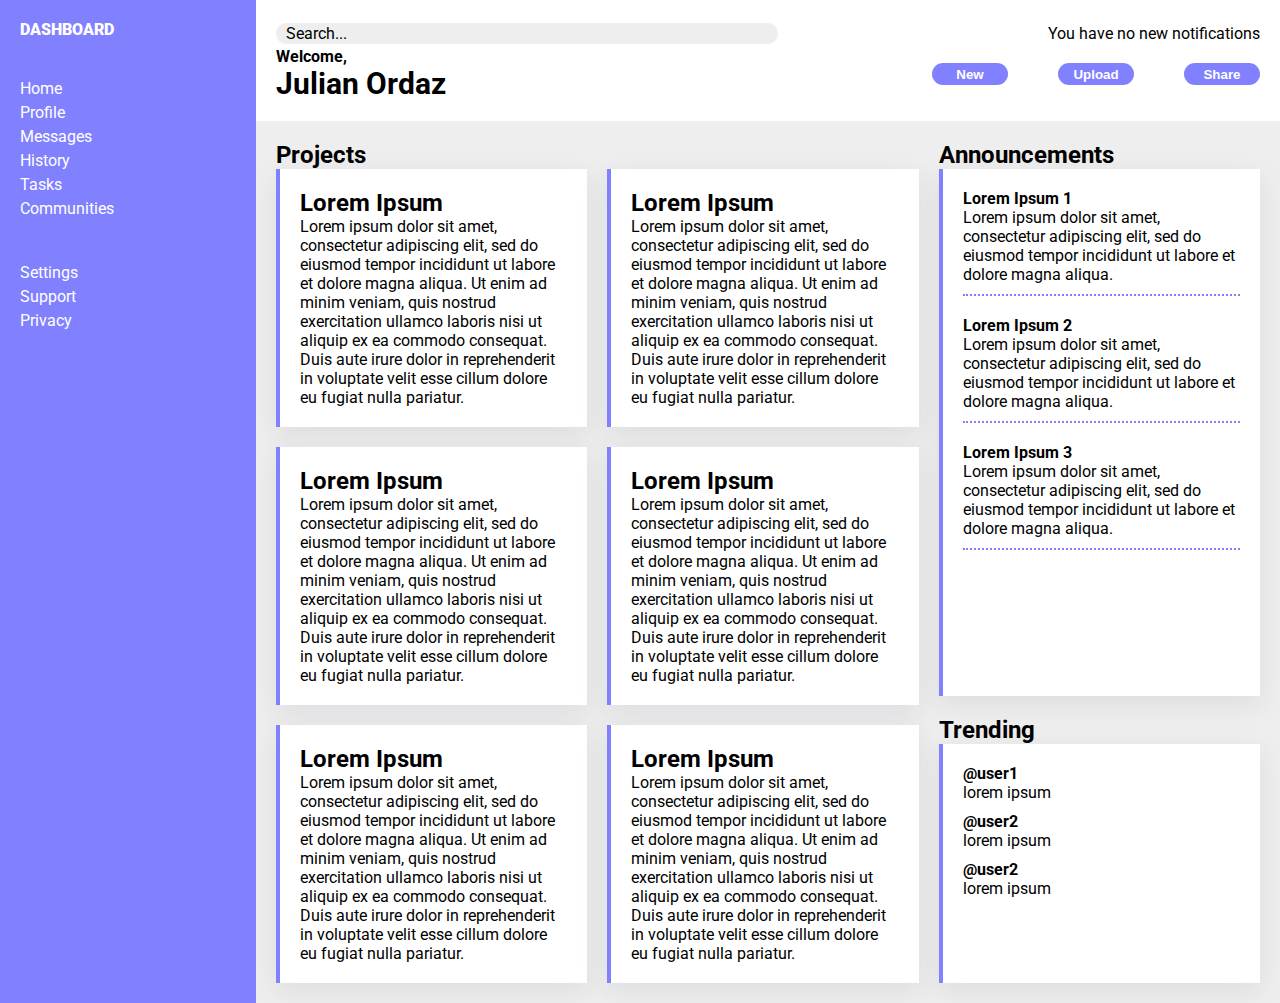
<file: odin-admin-dashboard/index.html>
<!DOCTYPE html>
<html lang="en">
  <head>
    <meta charset="UTF-8" />
    <meta name="viewport" content="width=device-width, initial-scale=1.0" />
    <link rel="stylesheet" href="style.css" />
    <title>Dashboard</title>
  </head>
  <body>
    <header>
      <div class="header-search"><div class="search-bar">Search...</div></div>
      <div class="header-notify">You have no new notifications</div>
      <div class="header-welcome">
        <p>Welcome,</p>
        <p class="name">Julian Ordaz</p>
      </div>
      <div class="header-cta">
        <button>New</button>
        <button>Upload</button>
        <button>Share</button>
      </div>
    </header>
    <nav>
      <div class="nav-logo">DASHBOARD</div>
      <div class="nav-links">
        <ul>
          <li>Home</li>
          <li>Profile</li>
          <li>Messages</li>
          <li>History</li>
          <li>Tasks</li>
          <li>Communities</li>
        </ul>
      </div>
      <div class="nav-sublinks">
        <ul>
          <li>Settings</li>
          <li>Support</li>
          <li>Privacy</li>
        </ul>
      </div>
    </nav>
    <main>
      <div class="project-section">
        <h2>Projects</h2>
        <div class="project-section-container">
          <div class="content-card">
            <h2>Lorem Ipsum</h2>
            <p>
              Lorem ipsum dolor sit amet, consectetur adipiscing elit, sed do
              eiusmod tempor incididunt ut labore et dolore magna aliqua. Ut
              enim ad minim veniam, quis nostrud exercitation ullamco laboris
              nisi ut aliquip ex ea commodo consequat. Duis aute irure dolor in
              reprehenderit in voluptate velit esse cillum dolore eu fugiat
              nulla pariatur.
            </p>
          </div>
          <div class="content-card">
            <h2>Lorem Ipsum</h2>
            <p>
              Lorem ipsum dolor sit amet, consectetur adipiscing elit, sed do
              eiusmod tempor incididunt ut labore et dolore magna aliqua. Ut
              enim ad minim veniam, quis nostrud exercitation ullamco laboris
              nisi ut aliquip ex ea commodo consequat. Duis aute irure dolor in
              reprehenderit in voluptate velit esse cillum dolore eu fugiat
              nulla pariatur.
            </p>
          </div>
          <div class="content-card">
            <h2>Lorem Ipsum</h2>
            <p>
              Lorem ipsum dolor sit amet, consectetur adipiscing elit, sed do
              eiusmod tempor incididunt ut labore et dolore magna aliqua. Ut
              enim ad minim veniam, quis nostrud exercitation ullamco laboris
              nisi ut aliquip ex ea commodo consequat. Duis aute irure dolor in
              reprehenderit in voluptate velit esse cillum dolore eu fugiat
              nulla pariatur.
            </p>
          </div>
          <div class="content-card">
            <h2>Lorem Ipsum</h2>
            <p>
              Lorem ipsum dolor sit amet, consectetur adipiscing elit, sed do
              eiusmod tempor incididunt ut labore et dolore magna aliqua. Ut
              enim ad minim veniam, quis nostrud exercitation ullamco laboris
              nisi ut aliquip ex ea commodo consequat. Duis aute irure dolor in
              reprehenderit in voluptate velit esse cillum dolore eu fugiat
              nulla pariatur.
            </p>
          </div>
          <div class="content-card">
            <h2>Lorem Ipsum</h2>
            <p>
              Lorem ipsum dolor sit amet, consectetur adipiscing elit, sed do
              eiusmod tempor incididunt ut labore et dolore magna aliqua. Ut
              enim ad minim veniam, quis nostrud exercitation ullamco laboris
              nisi ut aliquip ex ea commodo consequat. Duis aute irure dolor in
              reprehenderit in voluptate velit esse cillum dolore eu fugiat
              nulla pariatur.
            </p>
          </div>
          <div class="content-card">
            <h2>Lorem Ipsum</h2>
            <p>
              Lorem ipsum dolor sit amet, consectetur adipiscing elit, sed do
              eiusmod tempor incididunt ut labore et dolore magna aliqua. Ut
              enim ad minim veniam, quis nostrud exercitation ullamco laboris
              nisi ut aliquip ex ea commodo consequat. Duis aute irure dolor in
              reprehenderit in voluptate velit esse cillum dolore eu fugiat
              nulla pariatur.
            </p>
          </div>
        </div>
      </div>
      <div class="announcement-section">
        <h2>Announcements</h2>
        <div class="content-card">
          <div class="announce-item">
            <p>Lorem Ipsum 1</p>
            <p>
              Lorem ipsum dolor sit amet, consectetur adipiscing elit, sed do
              eiusmod tempor incididunt ut labore et dolore magna aliqua.
            </p>
          </div>
          <div class="announce-item">
            <p>Lorem Ipsum 2</p>
            <p>
              Lorem ipsum dolor sit amet, consectetur adipiscing elit, sed do
              eiusmod tempor incididunt ut labore et dolore magna aliqua.
            </p>
          </div>
          <div class="announce-item">
            <p>Lorem Ipsum 3</p>
            <p>
              Lorem ipsum dolor sit amet, consectetur adipiscing elit, sed do
              eiusmod tempor incididunt ut labore et dolore magna aliqua.
            </p>
          </div>
        </div>
      </div>
      <div class="trending-section">
        <h2>Trending</h2>
        <div class="content-card">
          <div class="trending-item">
            <p>@user1</p>
            <p>lorem ipsum</p>
          </div>
          <div class="trending-item">
            <p>@user2</p>
            <p>lorem ipsum</p>
          </div>
          <div class="trending-item">
            <p>@user2</p>
            <p>lorem ipsum</p>
          </div>
        </div>
      </div>
    </main>
  </body>
</html>
</file>
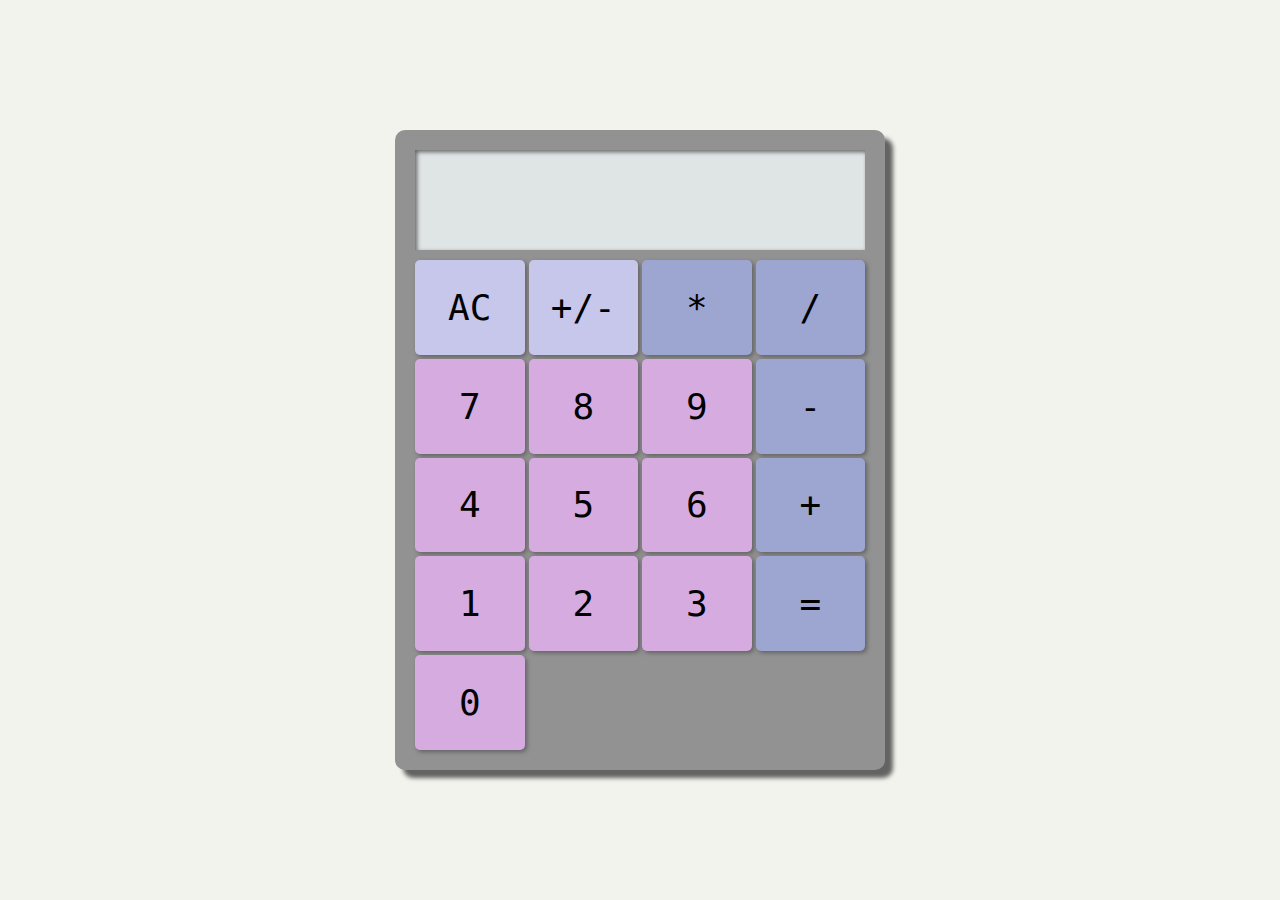
<file: odin-calculator/index.html>
<!DOCTYPE html>
<html lang="en">
<head>
    <meta charset="UTF-8">
    <meta name="viewport" content="width=device-width, initial-scale=1.0">
    <link rel="stylesheet" href="./style.css"></link> 
    <script src="./script.js" defer></script>
    <title>Calculator</title>
</head>
<body>
    <div class="calc-container">
        <div class="calc-container-screen"></div>
        <div class="calc-container-interact">
            <button id="clearButton">AC</button>
            <button id="signButton">+/-</button>
            <button class="operator">*</button>
            <button class="operator">/</button>
            <button class="operand">7</button>
            <button class="operand">8</button>
            <button class="operand">9</button>
            <button class="operator">-</button>
            <button class="operand">4</button>
            <button class="operand">5</button>
            <button class="operand">6</button>
            <button class="operator">+</button>
            <button class="operand">1</button>
            <button class="operand">2</button>
            <button class="operand">3</button>
            <button class="operator">=</button>
            <button class="operand">0</button>
        </div>
    </div>

</body>
</html>
</file>
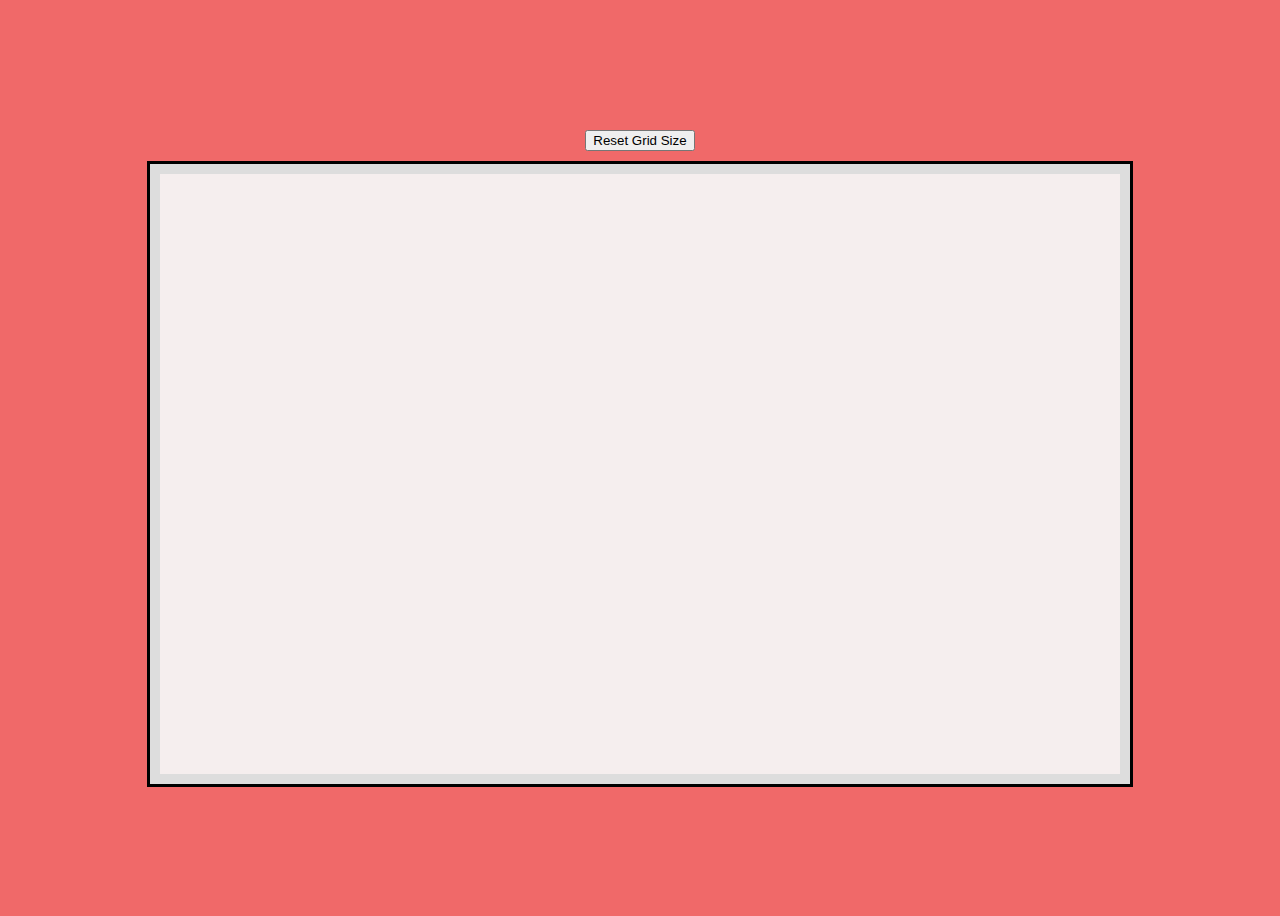
<file: odin-etch-a-sketch/index.html>
<!DOCTYPE html>
<html lang="en">
  <head>
    <meta charset="UTF-8" />
    <meta name="viewport" content="width=device-width, initial-scale=1.0" />
    <title>Etch-a-Sketch</title>
    <script src="./script.js" async></script>
    <link rel="stylesheet" href="./style.css"></link>
  </head>
  <body>
    <button id="resetButton">Reset Grid Size</button>
    <div class="container">
    </div>
  </body>
</html>
</file>
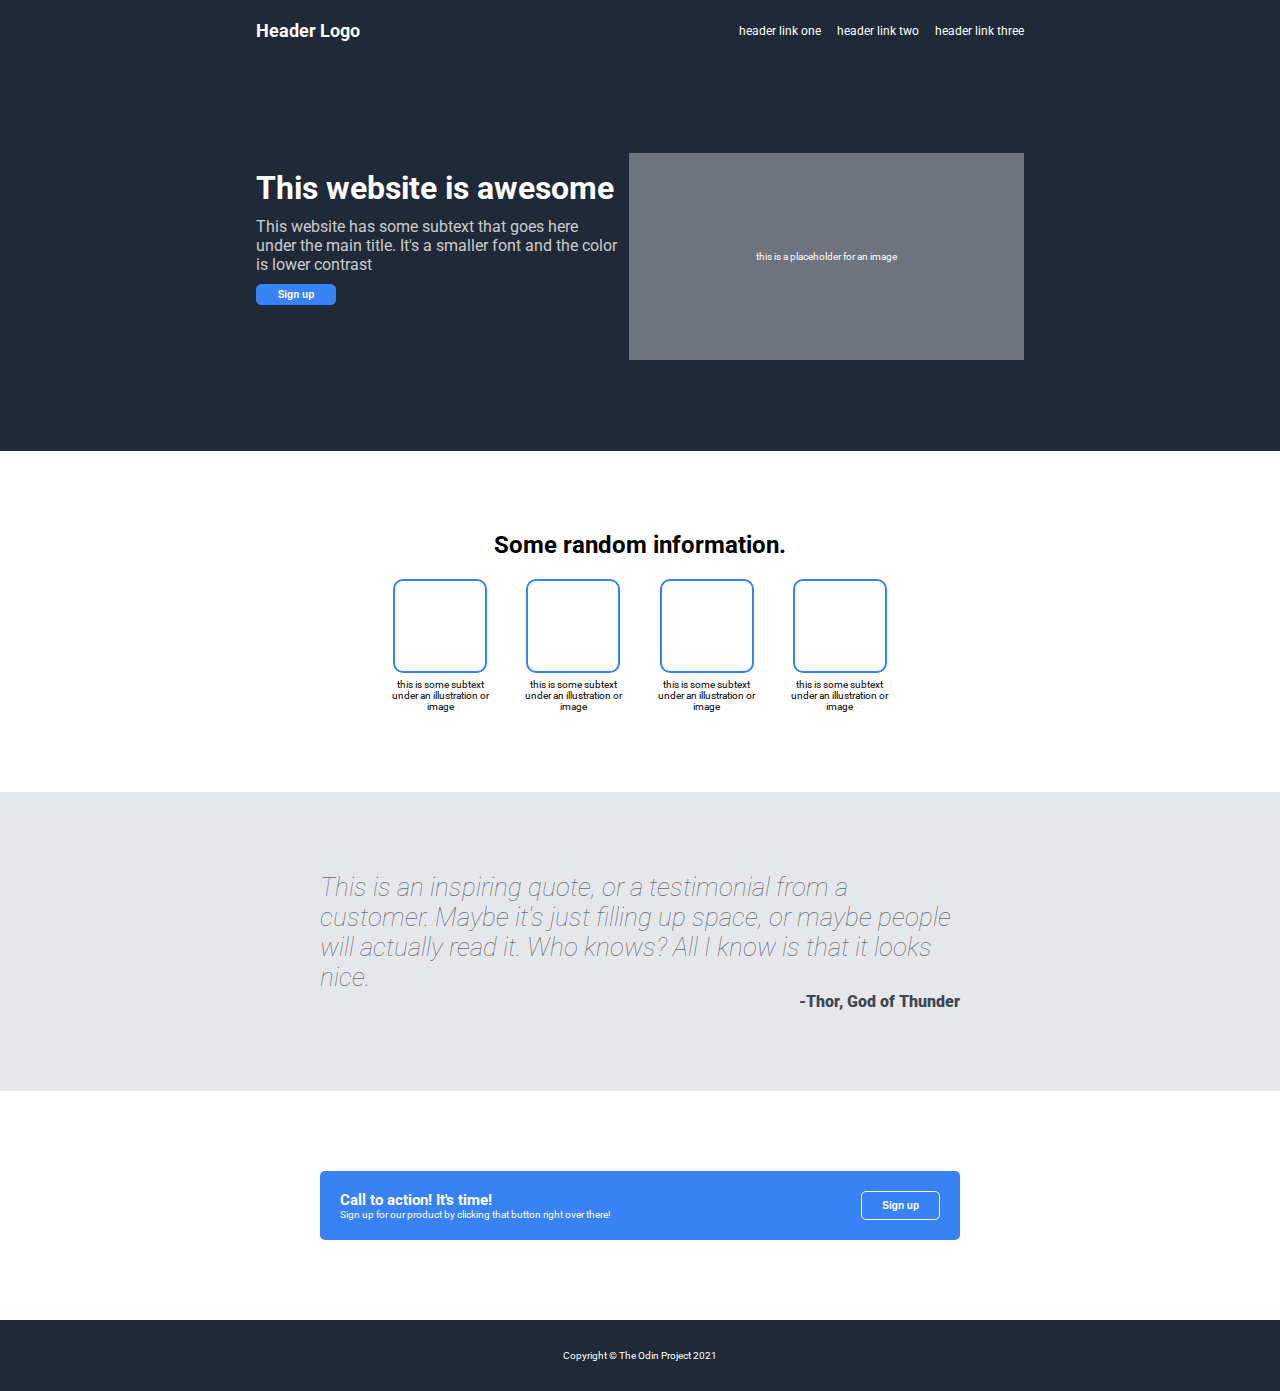
<file: odin-landing-page/index.html>
<!DOCTYPE html>
<html lang="en">
  <head>
    <meta charset="UTF-8" />
    <meta name="viewport" content="width=device-width, initial-scale=1.0" />
    <link rel="stylesheet" href="style.css" />
    <title>Document</title>
  </head>
  <body>
    <div class="header">
      <div class="header-logo">Header Logo</div>
      <ul>
        <li><a href="google.com">header link one</a></li>
        <li><a href="google.com">header link two</a></li>
        <li><a href="google.com">header link three</a></li>
      </ul>
    </div>
    <div class="hero-section">
      <div class="hero-section-text">
        <h1>This website is awesome</h1>
        <p>
          This website has some subtext that goes here under the main title.
          It's a smaller font and the color is lower contrast
        </p>
        <button>Sign up</button>
      </div>
      <div class="hero-section-image">this is a placeholder for an image</div>
    </div>
    <div class="info-section">
      <h2>Some random information.</h2>
      <div class="info-card-container">
        <div class="info-card">
          <div class="info-card-image"></div>
          <p>this is some subtext under an illustration or image</p>
        </div>
        <div class="info-card">
          <div class="info-card-image"></div>
          <p>this is some subtext under an illustration or image</p>
        </div>
        <div class="info-card">
          <div class="info-card-image"></div>
          <p>this is some subtext under an illustration or image</p>
        </div>
        <div class="info-card">
          <div class="info-card-image"></div>
          <p>this is some subtext under an illustration or image</p>
        </div>
      </div>
    </div>
    <div class="quote-section">
      <p class="quote">
        This is an inspiring quote, or a testimonial from a customer. Maybe it's
        just filling up space, or maybe people will actually read it. Who knows?
        All I know is that it looks nice.
      </p>
      <p class="quote-author">-Thor, God of Thunder</p>
    </div>
    <div class="cta-section">
      <div class="cta-card">
        <div class="cta-card-text">
          <h2>Call to action! It's time!</h2>
          <p>
            Sign up for our product by clicking that button right over there!
          </p>
        </div>
        <button>Sign up</button>
      </div>
    </div>
    <div class="footer">Copyright © The Odin Project 2021</div>
  </body>
</html>
</file>
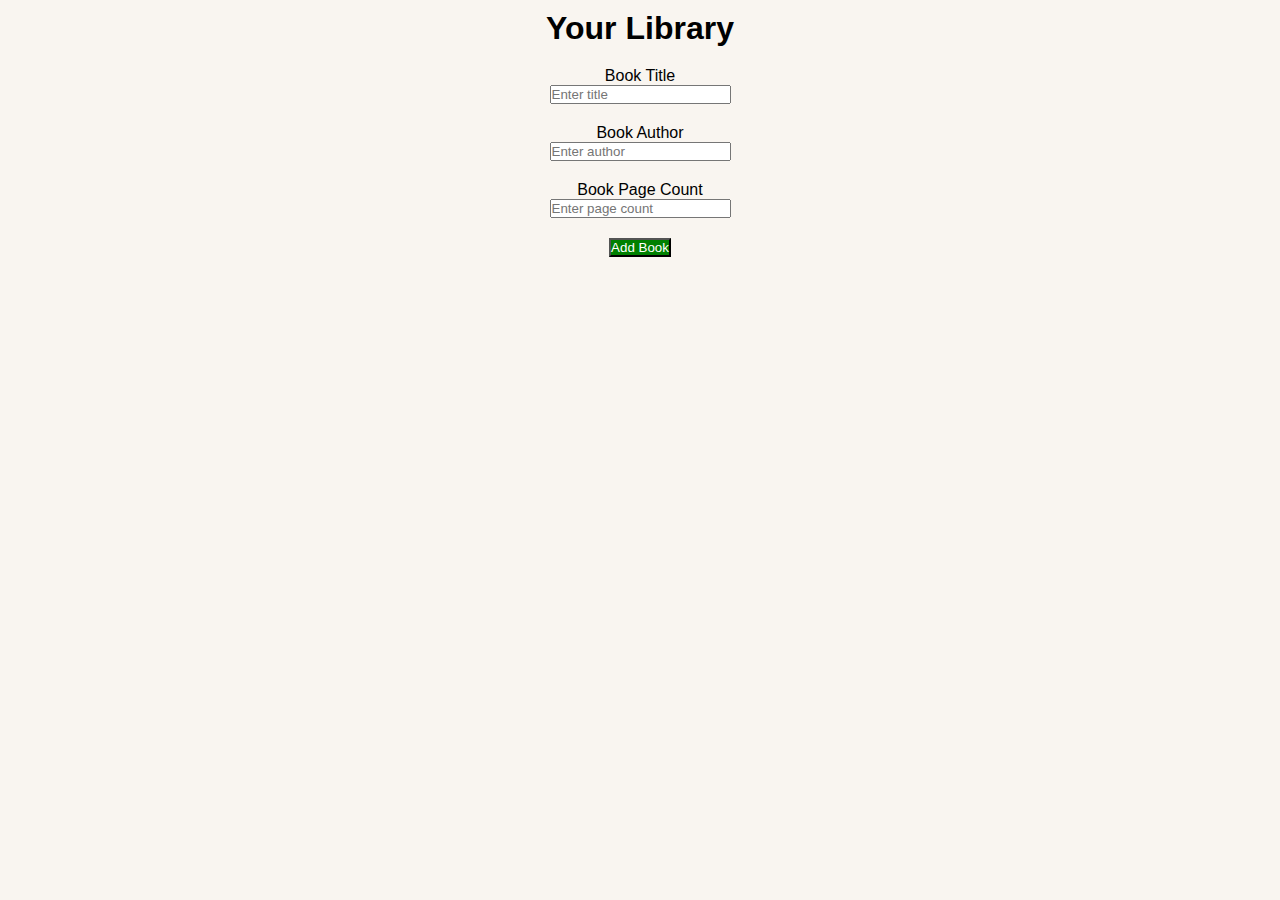
<file: odin-library/index.html>
<!DOCTYPE html>
<html lang="en">
  <head>
    <meta charset="UTF-8" />
    <meta name="viewport" content="width=device-width, initial-scale=1.0" />
    <link rel="stylesheet" href="style.css" />
    <script src="script.js" defer></script>
    <title>Library</title>
  </head>
  <body>
    <h1>Your Library</h1>
    <form>
      <label for="title">Book Title</label>
      <input type="text" id="title" placeholder="Enter title" />
      <label for="title">Book Author</label>
      <input type="text" id="author" placeholder="Enter author" />
      <label for="title">Book Page Count</label>
      <input type="text" id="pages" placeholder="Enter page count" />
      <button class="submit-button">Add Book</button>
    </form>
    <section></section>
  </body>
</html>
</file>
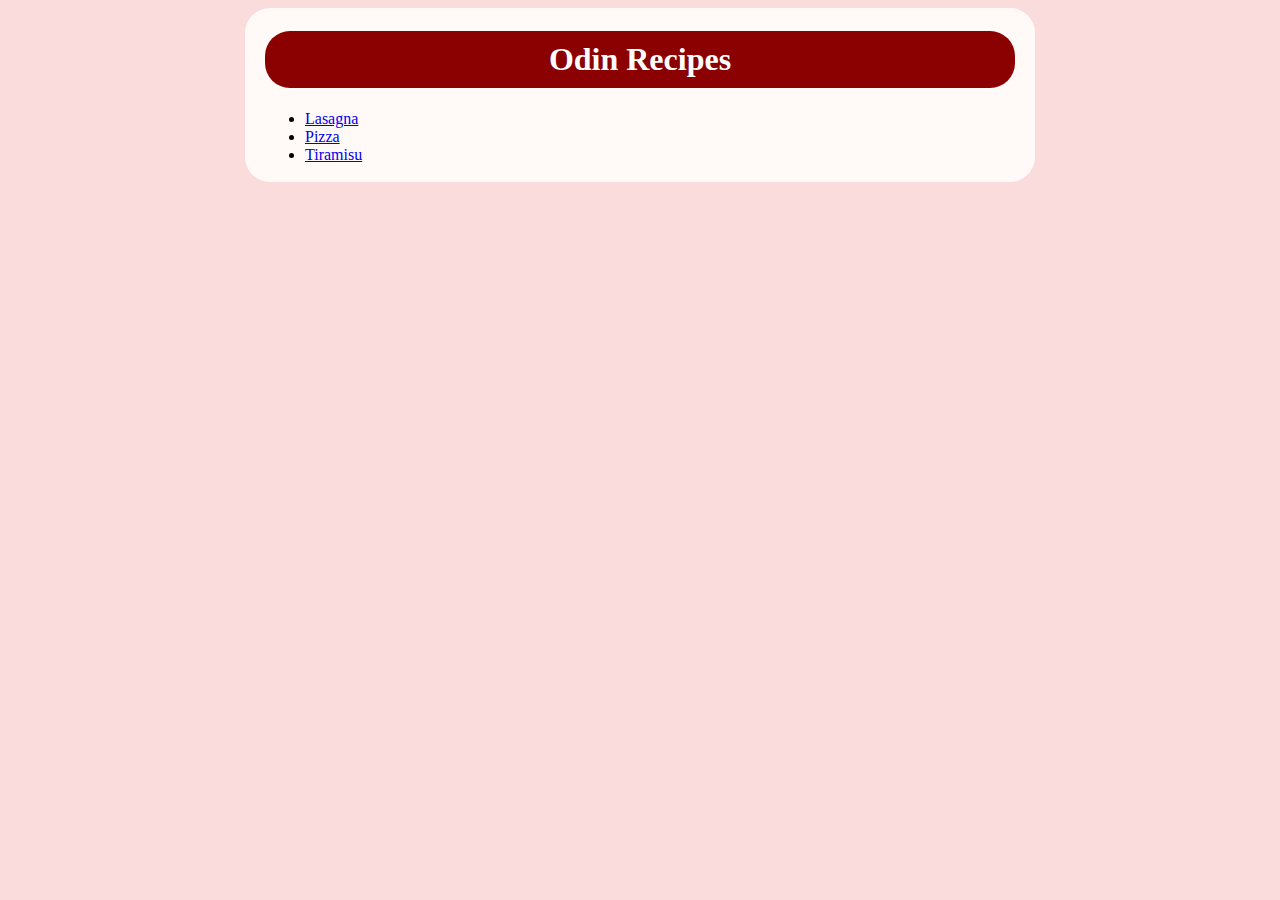
<file: odin-recipes/index.html>
<!DOCTYPE html>
<html lang="en">
  <head>
    <meta charset="UTF-8" />
    <meta name="viewport" content="width=device-width, initial-scale=1.0" />
    <link rel="stylesheet" href="./style.css" />
    <title>Document</title>
  </head>
  <body>
    <div class="content-wrap">
      <h1>Odin Recipes</h1>
      <ul>
        <li><a href="./recipes/lasagna.html">Lasagna</a></li>
        <li><a href="./recipes/pizza.html">Pizza</a></li>
        <li><a href="./recipes/tiramisu.html">Tiramisu</a></li>
      </ul>
    </div>
  </body>
</html>
</file>
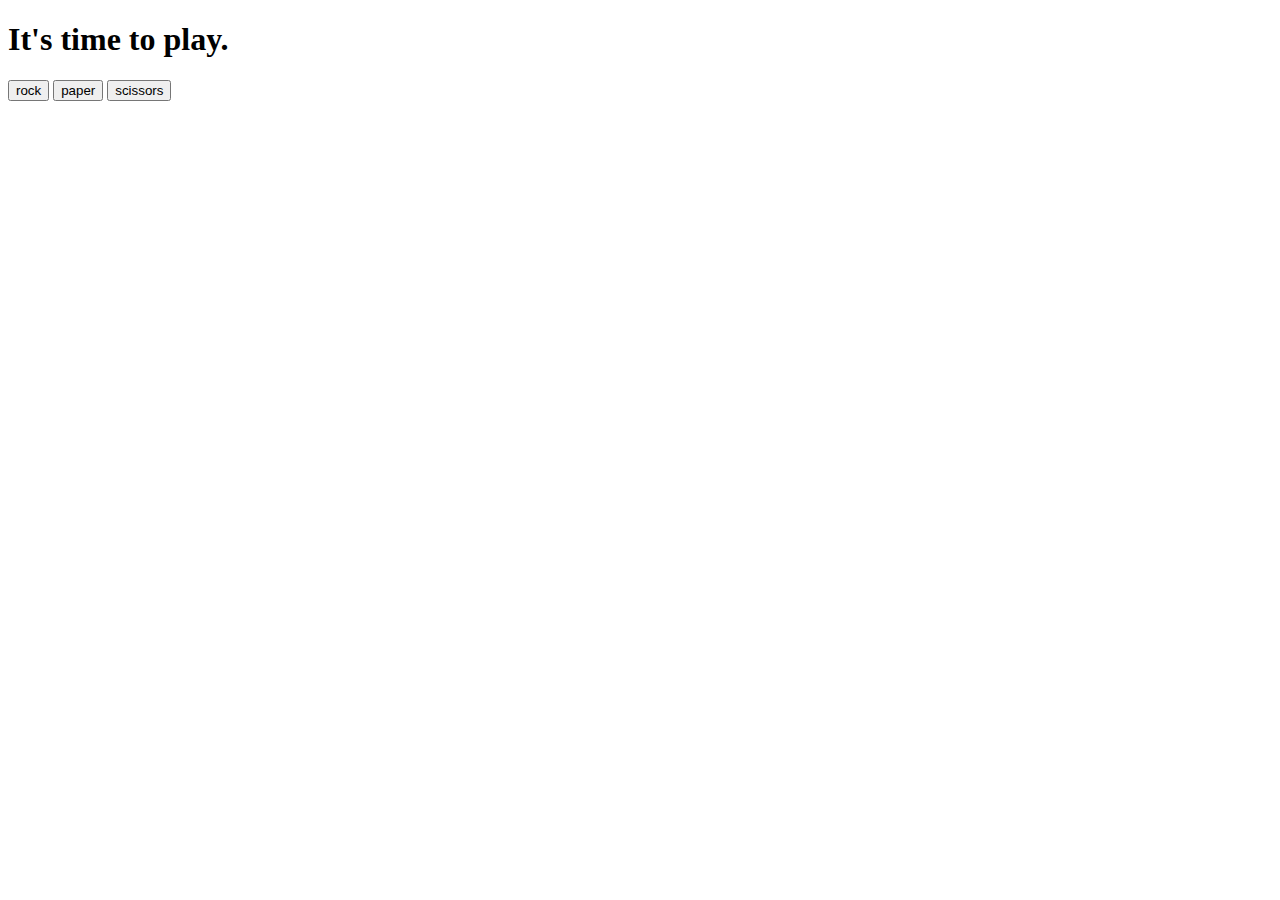
<file: odin-rock-paper-scissors/index.html>
<!DOCTYPE html>
<html lang="en">
  <head>
    <meta charset="UTF-8" />
    <meta name="viewport" content="width=device-width, initial-scale=1.0" />
    <title>Rock, Paper, Scissors!</title>
    <script src="./script.js" async></script>
  </head>
  <body>
    <h1>It's time to play.</h1>
    <button id="rockButton">rock</button>
    <button id="paperButton">paper</button>
    <button id="scissorsButton">scissors</button>
    <div id="roundStatus"></div>
  </body>
</html>
</file>
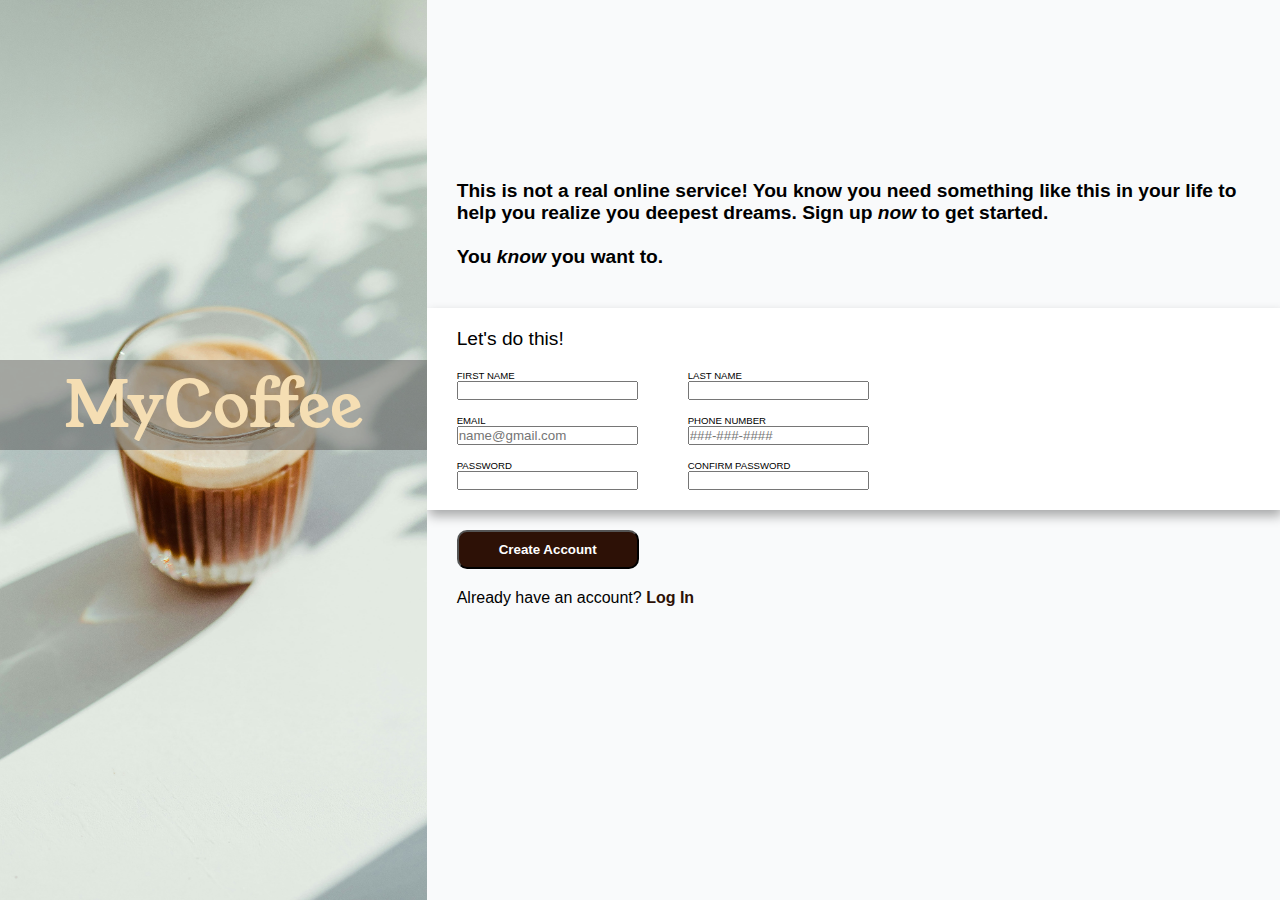
<file: odin-sign-up-form/index.html>
<!DOCTYPE html>
<html lang="en">
  <head>
    <meta charset="UTF-8" />
    <meta name="viewport" content="width=device-width, initial-scale=1.0" />
    <link rel="stylesheet" href="style.css" />
    <title>Sign-Up Form</title>
  </head>
  <body>
    <div class="img-section"><div class="img-banner">MyCoffee</div></div>
    <div class="info-section">
      <div class="info-section-header">
        <h1>
          This is not a real online service! You know you need something like
          this in your life to help you realize you deepest dreams. Sign up
          <em>now</em> to get started. <br /><br />You <em>know</em> you want
          to.
        </h1>
      </div>
      <form action="">
        <fieldset>
          <p>Let's do this!</p>
          <div class="form-row">
            <div class="form-input">
              <label for="fName">FIRST NAME</label
              ><input type="text" id="fName" />
            </div>
            <div class="form-input">
              <label for="lName">LAST NAME</label
              ><input type="text" id="lName" />
            </div>
          </div>
          <div class="form-row">
            <div class="form-input">
              <label for="email">EMAIL</label
              ><input type="email" id="email" placeholder="name@gmail.com" />
            </div>
            <div class="form-input">
              <label for="number">PHONE NUMBER</label
              ><input
                type="tel"
                id="number"
                pattern="[0-9]{3}-[0-9]{3}-[0-9]{4}"
                placeholder="###-###-####"
              />
            </div>
          </div>
          <div class="form-row">
            <div class="form-input">
              <label for="password">PASSWORD</label
              ><input type="password" id="password" />
            </div>
            <div class="form-input">
              <label for="confirmPassword">CONFIRM PASSWORD</label
              ><input type="text" id="confirmPassword" />
            </div>
          </div>
        </fieldset>
        <button type="submit">Create Account</button>
      </form>
      <p class="account-link">
        Already have an account? <span><a href="">Log In</a></span>
      </p>
    </div>
  </body>
</html>
</file>
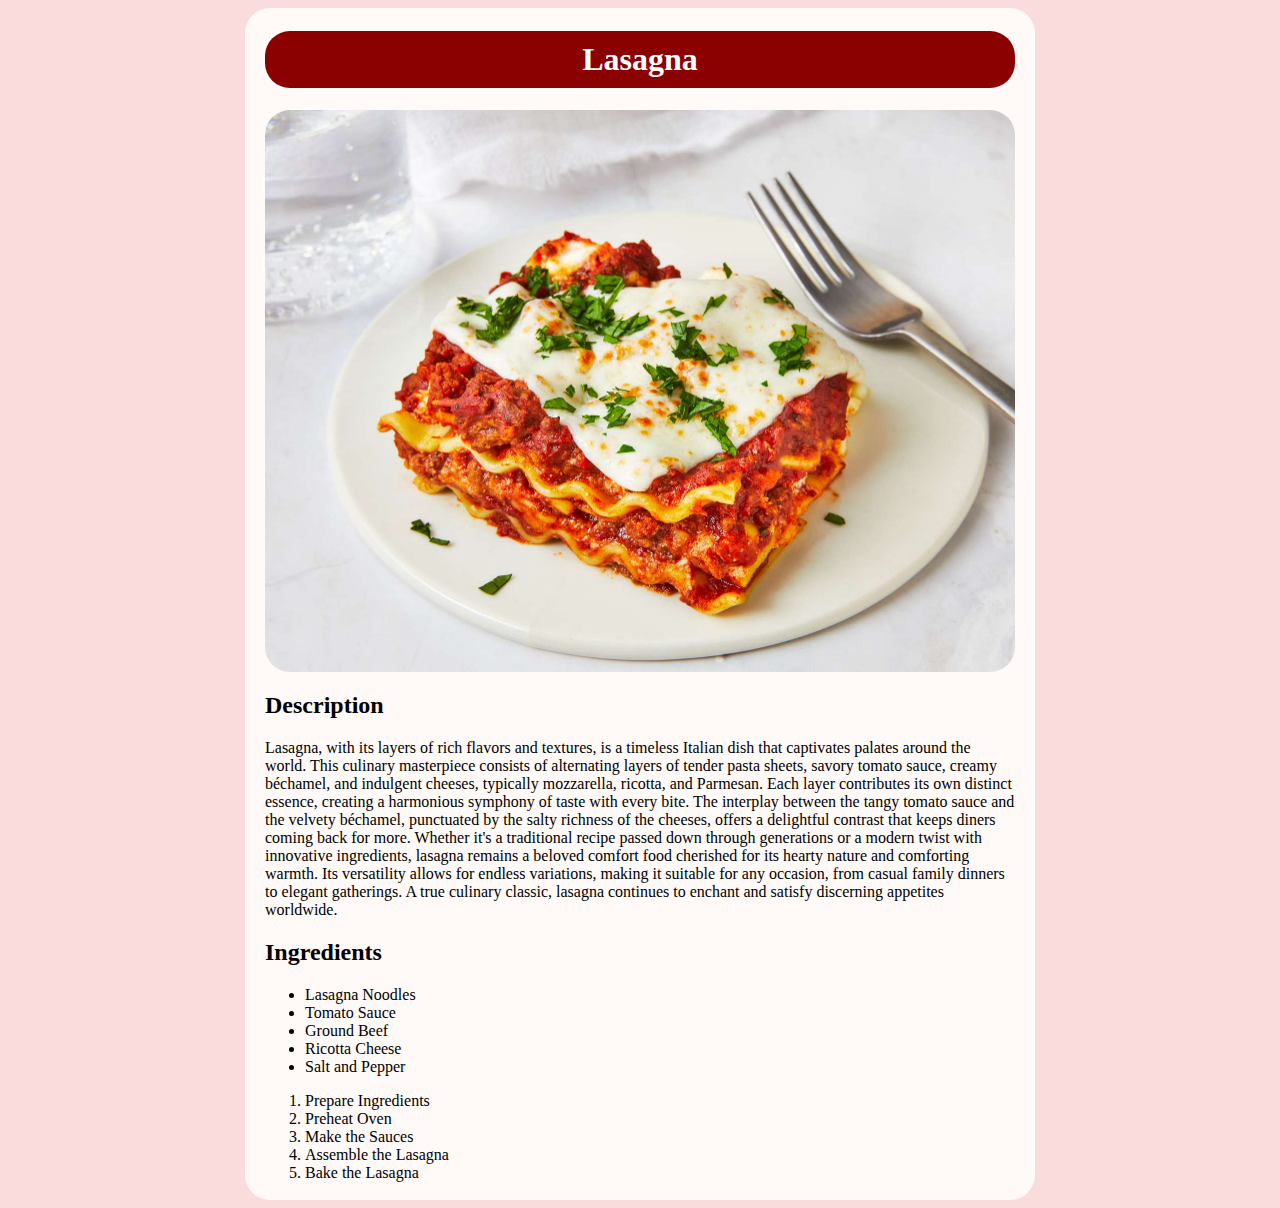
<file: odin-recipes/recipes/lasagna.html>
<!DOCTYPE html>
<html lang="en">
  <head>
    <meta charset="UTF-8" />
    <meta name="viewport" content="width=device-width, initial-scale=1.0" />
    <link rel="stylesheet" href="../style.css" />
    <title>Document</title>
  </head>
  <body>
    <div class="content-wrap">
      <h1>Lasagna</h1>
      <img src="../images/lasagna.jpg" alt="photo of lasagna" />
      <h2>Description</h2>
      <p>
        Lasagna, with its layers of rich flavors and textures, is a timeless
        Italian dish that captivates palates around the world. This culinary
        masterpiece consists of alternating layers of tender pasta sheets,
        savory tomato sauce, creamy béchamel, and indulgent cheeses, typically
        mozzarella, ricotta, and Parmesan. Each layer contributes its own
        distinct essence, creating a harmonious symphony of taste with every
        bite. The interplay between the tangy tomato sauce and the velvety
        béchamel, punctuated by the salty richness of the cheeses, offers a
        delightful contrast that keeps diners coming back for more. Whether it's
        a traditional recipe passed down through generations or a modern twist
        with innovative ingredients, lasagna remains a beloved comfort food
        cherished for its hearty nature and comforting warmth. Its versatility
        allows for endless variations, making it suitable for any occasion, from
        casual family dinners to elegant gatherings. A true culinary classic,
        lasagna continues to enchant and satisfy discerning appetites worldwide.
      </p>
      <h2>Ingredients</h2>
      <ul>
        <li>Lasagna Noodles</li>
        <li>Tomato Sauce</li>
        <li>Ground Beef</li>
        <li>Ricotta Cheese</li>
        <li>Salt and Pepper</li>
      </ul>
      <ol>
        <li>Prepare Ingredients</li>
        <li>Preheat Oven</li>
        <li>Make the Sauces</li>
        <li>Assemble the Lasagna</li>
        <li>Bake the Lasagna</li>
      </ol>
    </div>
  </body>
</html>
</file>
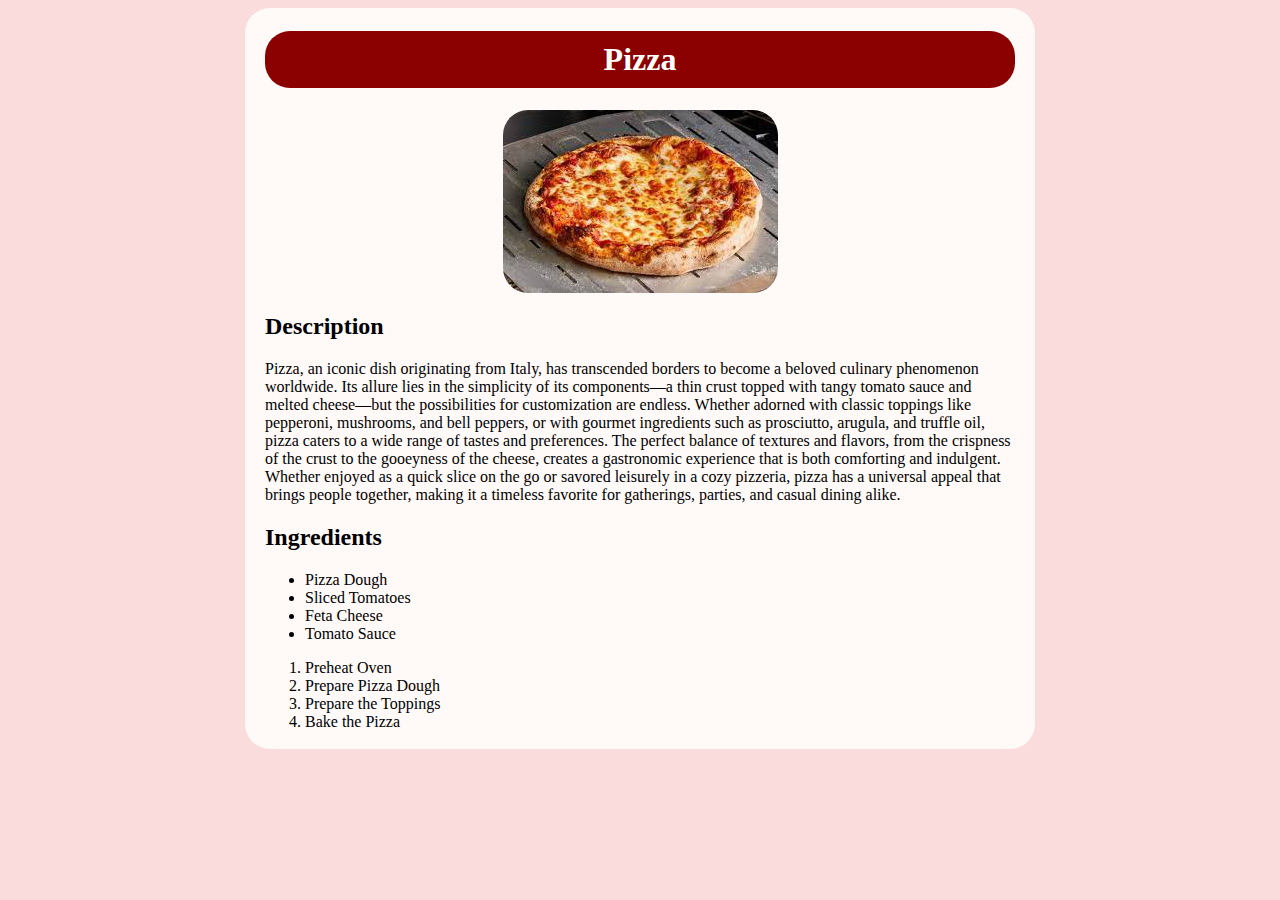
<file: odin-recipes/recipes/pizza.html>
<!DOCTYPE html>
<html lang="en">
  <head>
    <meta charset="UTF-8" />
    <meta name="viewport" content="width=device-width, initial-scale=1.0" />
    <link rel="stylesheet" href="../style.css" />
    <title>Document</title>
  </head>
  <body>
    <div class="content-wrap">
    <h1>Pizza</h1>
    <img src="../images/pizza.jpg" alt="photo of pizza" />
    <h2>Description</h2>
    <p>
      Pizza, an iconic dish originating from Italy, has transcended borders to
      become a beloved culinary phenomenon worldwide. Its allure lies in the
      simplicity of its components—a thin crust topped with tangy tomato sauce
      and melted cheese—but the possibilities for customization are endless.
      Whether adorned with classic toppings like pepperoni, mushrooms, and bell
      peppers, or with gourmet ingredients such as prosciutto, arugula, and
      truffle oil, pizza caters to a wide range of tastes and preferences. The
      perfect balance of textures and flavors, from the crispness of the crust
      to the gooeyness of the cheese, creates a gastronomic experience that is
      both comforting and indulgent. Whether enjoyed as a quick slice on the go
      or savored leisurely in a cozy pizzeria, pizza has a universal appeal that
      brings people together, making it a timeless favorite for gatherings,
      parties, and casual dining alike.
    </p>
    <h2>Ingredients</h2>
    <ul>
      <li>Pizza Dough</li>
      <li>Sliced Tomatoes</li>
      <li>Feta Cheese</li>
      <li>Tomato Sauce</li>
    </ul>
    <ol>
      <li>Preheat Oven</li>
      <li>Prepare Pizza Dough</li>
      <li>Prepare the Toppings</li>
      <li>Bake the Pizza</li>
    </ol>
  </div>
  </body>
</html>
</file>
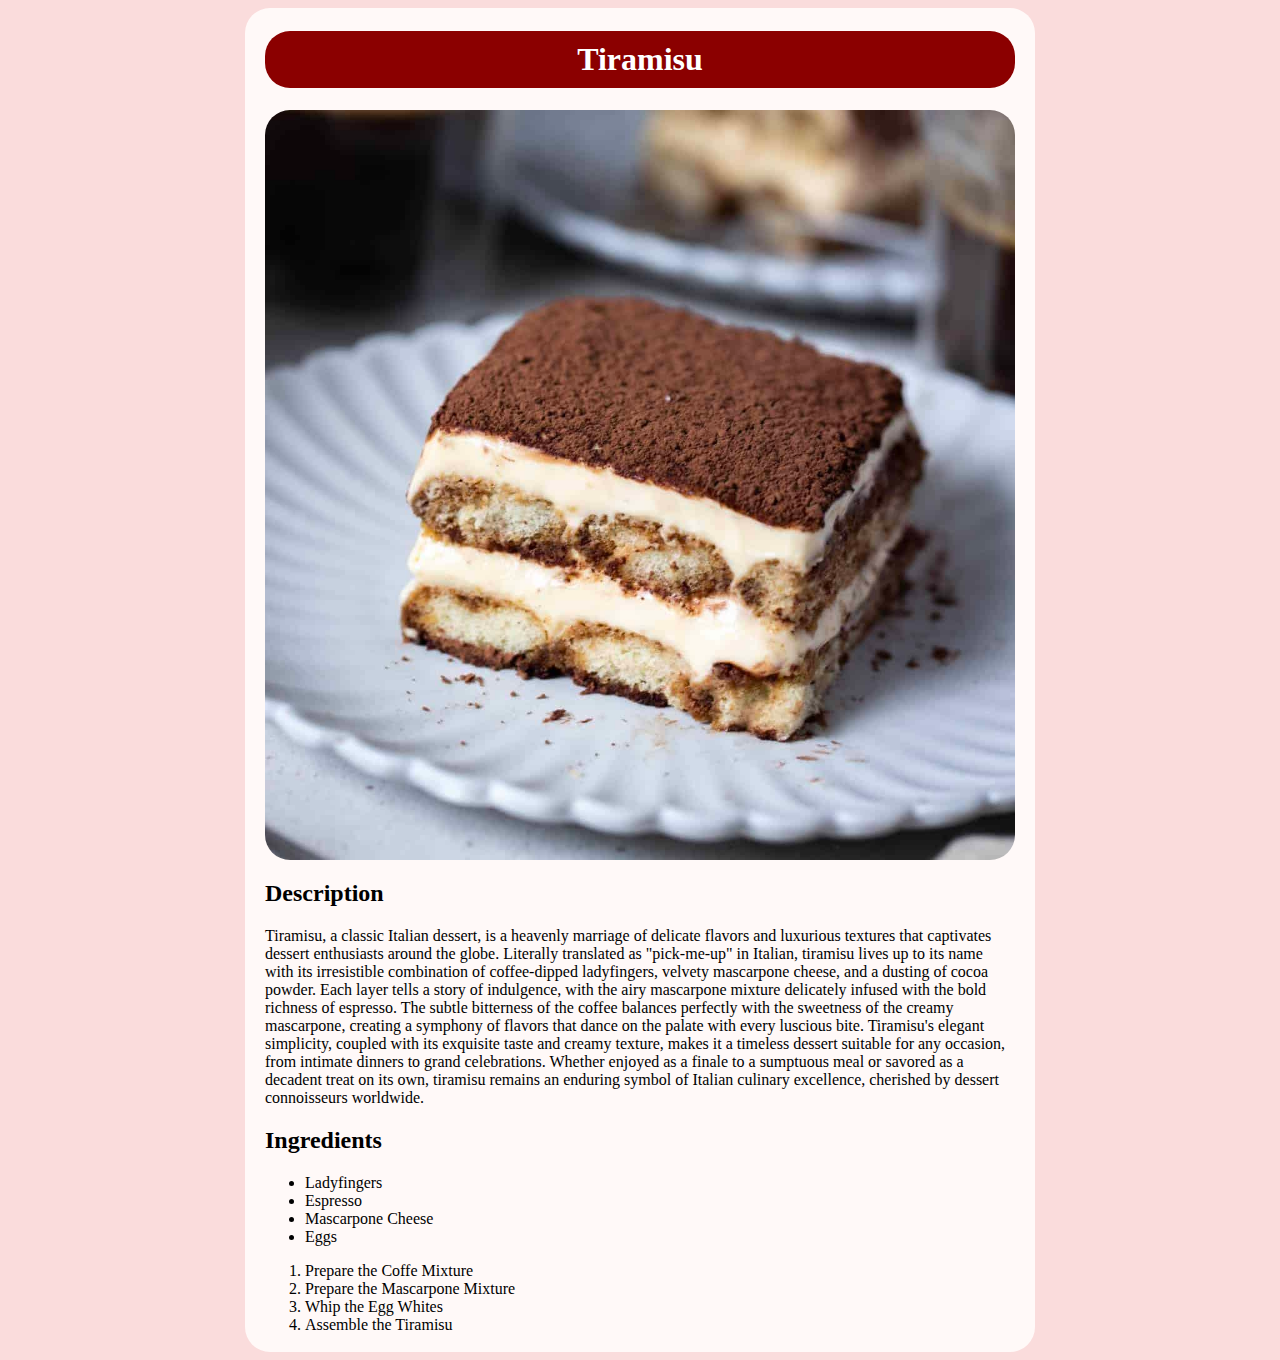
<file: odin-recipes/recipes/tiramisu.html>
<!DOCTYPE html>
<html lang="en">
  <head>
    <meta charset="UTF-8" />
    <meta name="viewport" content="width=device-width, initial-scale=1.0" />
    <link rel="stylesheet" href="../style.css" />
    <title>Document</title>
  </head>
  <body>
    <div class="content-wrap">
      <h1>Tiramisu</h1>
      <img src="../images/tiramisu.jpg" alt="photo of tiramisu" />
      <h2>Description</h2>
      <p>
        Tiramisu, a classic Italian dessert, is a heavenly marriage of delicate
        flavors and luxurious textures that captivates dessert enthusiasts
        around the globe. Literally translated as "pick-me-up" in Italian,
        tiramisu lives up to its name with its irresistible combination of
        coffee-dipped ladyfingers, velvety mascarpone cheese, and a dusting of
        cocoa powder. Each layer tells a story of indulgence, with the airy
        mascarpone mixture delicately infused with the bold richness of
        espresso. The subtle bitterness of the coffee balances perfectly with
        the sweetness of the creamy mascarpone, creating a symphony of flavors
        that dance on the palate with every luscious bite. Tiramisu's elegant
        simplicity, coupled with its exquisite taste and creamy texture, makes
        it a timeless dessert suitable for any occasion, from intimate dinners
        to grand celebrations. Whether enjoyed as a finale to a sumptuous meal
        or savored as a decadent treat on its own, tiramisu remains an enduring
        symbol of Italian culinary excellence, cherished by dessert connoisseurs
        worldwide.
      </p>
      <h2>Ingredients</h2>
      <ul>
        <li>Ladyfingers</li>
        <li>Espresso</li>
        <li>Mascarpone Cheese</li>
        <li>Eggs</li>
      </ul>
      <ol>
        <li>Prepare the Coffe Mixture</li>
        <li>Prepare the Mascarpone Mixture</li>
        <li>Whip the Egg Whites</li>
        <li>Assemble the Tiramisu</li>
      </ol>
    </div>
  </body>
</html>
</file>
<file: odin-admin-dashboard/style.css>
@import url("https://fonts.googleapis.com/css2?family=Roboto:ital,wght@0,100;0,300;0,400;0,500;0,700;0,900;1,100;1,300;1,400;1,500;1,700;1,900&display=swap");

* {
  padding: 0;
  margin: 0;
}

body {
  height: 100vh;
  display: grid;
  grid-template-columns: 1fr 4fr;
  grid-template-rows: 1fr 4fr;
  font-family: "Roboto";
}

nav {
  padding: 20px;
  color: white;
  background-color: rgba(0, 0, 255, 0.493);
  grid-column: 1 / 2;
  grid-row: 1 / 3;
  display: grid;
  grid-template-rows: min-content min-content;
  gap: 40px;
}

nav ul li {
  list-style-type: none;
  margin-bottom: 5px;
}

.nav-logo {
  font-weight: 900;
}

header {
  padding: 20px;
  background-color: white;
  display: grid;
  grid-template-columns: 2fr 1fr;
  grid-template-rows: 1fr 2fr;
  box-shadow: rgba(57, 101, 146, 0) 0px 8px 24px;
}

main {
  padding: 20px;
  background-color: rgba(223, 223, 223, 0.541);
  display: grid;
  grid-template-columns: 2fr 1fr;
  grid-template-rows: repeat(3, 1fr);
  gap: 20px;
}

.project-section {
  grid-row: 1 / 4;
  grid-column: 1 / 2;
}

.announcement-section {
  grid-row: 1 / 3;
  display: grid;
  grid-template-rows: auto 1fr;
}

.trending-section {
  display: grid;
  grid-template-rows: auto 1fr;
}

.project-section {
  display: grid;
  grid-template-rows: auto 1fr;
}

.project-section-container {
  display: grid;
  gap: 20px;
  grid-template-columns: 1fr 1fr;
  grid-template-rows: repeat(3, 1fr);
}

.content-card {
  background-color: white;
  box-shadow: rgba(149, 157, 165, 0.2) 0px 8px 24px;
  padding: 20px;
  border-left: 4px solid;
  border-color: rgba(0, 0, 255, 0.493);
}

.header-welcome {
  display: flex;
  flex-direction: column;
  justify-content: center;
  font-weight: bold;
}

.header-welcome .name {
  font-weight: bold;
  font-size: 30px;
}

.header-search {
  display: grid;
  align-items: center;
}

.header-notify {
  display: grid;
  align-items: center;
  text-align: end;
}

.header-cta {
  display: grid;
  grid-template-columns: 1fr 1fr 1fr;
  align-items: center;
  gap: 50px;
}

.header-cta button {
  height: 40%;
  border-radius: 20px;
  background-color: rgba(0, 0, 255, 0.493);
  color: white;
  font-weight: bold;
  border: none;
}

.search-bar {
  background-color: rgba(223, 223, 223, 0.541);
  width: 75%;
  height: 75%;
  border-radius: 10px;
  padding-left: 10px;
  display: grid;
  align-items: center;
}

.trending-item p:nth-child(1) {
  font-weight: bold;
}

.trending-item {
  margin-bottom: 10px;
}

.announce-item {
  padding-bottom: 10px;
  margin-bottom: 20px;
  border-bottom: 2px dotted;
  border-color: rgba(0, 0, 255, 0.493);
}

.announce-item p:nth-child(1) {
  font-weight: bold;
}
</file>
<file: odin-calculator/style.css>
* {
  font-family: monospace;
}

body {
  margin: 0;
  height: 100vh;
  background-color: rgb(242, 243, 237);
  display: flex;
  justify-content: center;
  align-items: center;
}

button {
  font-weight: normal;
  font-size: 36px;
  background-color: rgb(199, 199, 235);
  border: none;
  border-radius: 5px;
  box-shadow: 2px 2px 4px rgb(99, 98, 98);
}

button:active {
  background-color: rgb(210, 210, 247);
}

.calc-container {
  height: 600px;
  width: 450px;
  padding: 20px;
  background-color: rgb(146, 146, 146);
  box-shadow: 8px 8px 4px rgb(100, 99, 99);
  border-radius: 10px;
  display: flex;
  flex-direction: column;
}

.calc-container-screen {
  height: 100px;
  width: 100%;
  background-color: rgb(223, 228, 228);
  text-align: right;
  line-height: 100px;
  font-size: 80px;
  margin-bottom: 10px;
  box-shadow: inset 2px 2px 4px rgb(99, 98, 98);
}

.calc-container-interact {
  flex: 1;
  display: grid;
  grid-template-columns: 1fr 1fr 1fr 1fr;
  row-gap: 4px;
  column-gap: 4px;
}

.operand {
  background-color: rgb(214, 171, 224);
}

.operand:active {
  background-color: rgb(239, 191, 250);
}

.operator {
  background-color: rgb(157, 166, 209);
}

.operator:active {
  background-color: rgb(187, 196, 241);
}
</file>
<file: odin-etch-a-sketch/style.css>
body {
  min-height: 100vh;
  display: flex;
  flex-direction: column;
  justify-content: center;
  align-items: center;
  background-color: rgb(240, 105, 105);
}

.container {
  display: flex;
  flex-direction: column;
  height: 600px;
  width: 960px;
  padding: 10px;
  margin-top: 10px;
  background-color: rgb(221, 221, 221);
  border: solid;
}

.container-row {
  display: flex;
  width: 100%;
  flex: 1;
}

.container-square {
  width: 100%;
  background-color: rgb(245, 238, 238);
}

.container-square-hover {
  background-color: rgb(158, 157, 157);
}
</file>
<file: odin-landing-page/style.css>
@import url("https://fonts.googleapis.com/css?family=Roboto");

body {
  display: flex;
  flex-direction: column;
  margin: 0;
  min-height: 100vh;
  font-family: "Roboto", sans-serif;
}

.header {
  display: flex;
  background-color: #1f2937;
  color: white;
  justify-content: space-between;
  align-items: center;
  padding: 20px 20%;
}

.header-logo {
  font-weight: bold;
  font-size: 18px;
}

ul {
  list-style-type: none;
  margin: 0;
  padding: 0;
  display: flex;
  gap: 16px;
  font-size: 12px;
}

a {
  text-decoration: none;
  color: white;
}

h1,
h2,
p {
  margin: 0;
}

.hero-section {
  background-color: #1f2937;
  color: white;
  display: flex;
  align-items: center;
  justify-content: space-between;
  height: 350px;
  padding: 20px 20%;
  gap: 10px;
}

.hero-section-text {
  height: 50%;
  flex: 1;
  display: flex;
  flex-direction: column;
  gap: 10px;
}

.hero-section-text p {
  color: hsl(0, 0%, 80%);
}

.hero-section-text button {
  width: 80px;
  border-color: #3882f6;
}

.hero-section-image {
  background-color: #6d747d;
  height: 50%;
  display: flex;
  justify-content: center;
  align-items: center;
  padding: 16px;
  flex: 1;
  font-size: 10px;
}

.info-section {
  padding: 80px 20%;
  display: flex;
  flex-direction: column;
  align-items: center;
  gap: 20px;
}

.info-card {
  display: flex;
  flex-direction: column;
  align-items: center;
  text-align: center;
  width: 100px;
  font-size: 10px;
  gap: 6px;
}

.info-card-image {
  width: 90px;
  height: 90px;
  background-color: white;
  border: #3882f6;
  border-style: solid;
  border-width: 2px;
  border-radius: 10px;
}

.info-card-container {
  display: flex;
  width: 500px;
  justify-content: space-between;
}

.quote-section {
  background-color: #e5e7eb;
  padding: 80px 25%;
}

.quote {
  font-size: 26px;
  font-weight: lighter;
  font-style: italic;
  color: #1f2937af;
}

.quote-author {
  text-align: right;
  color: #1f2937da;
  font-weight: 900;
}

.cta-section {
  display: flex;
  justify-content: center;
  align-items: center;
  padding: 80px 20%;
}

.cta-card {
  background-color: #3882f6;
  color: white;
  width: 600px;
  padding: 20px;
  border-radius: 5px;
  display: flex;
  justify-content: space-between;
  font-size: 10px;
}

button {
  color: white;
  border: white;
  border-style: solid;
  border-width: 1px;
  border-radius: 5px;
  background-color: #3882f6;
  font-weight: bold;
  font-size: 10px;
  padding: 4px 20px;
}

.footer {
  background-color: #1f2937;
  color: white;
  padding: 30px 20%;
  text-align: center;
  margin-top: auto;
  font-size: 10px;
}
</file>
<file: odin-library/style.css>
* {
  margin: 0;
  padding: 0;
}

body {
  background-color: rgba(247, 242, 235, 0.747);
  padding: 10px;
  font-family: sans-serif;
}

h1 {
  text-align: center;
  margin-bottom: 20px;
}

form {
  display: flex;
  flex-direction: column;
  align-items: center;
  width: 100%;
  margin-bottom: 20px;
}

form button {
  background-color: green;
  color: white;
}

input {
  margin-bottom: 20px;
}

section {
  display: grid;
  grid-template-columns: repeat(4, 1fr);
  gap: 15px;
}

.book-card {
  background-color: rgba(241, 225, 200, 0.747);
  display: flex;
  flex-direction: column;
  align-items: center;
  gap: 10px;
  padding: 10px;
  border-radius: 10px;
}

.book-card button {
  width: 25%;
}

.delete-button {
  background-color: red;
  color: white;
}
</file>
<file: odin-recipes/style.css>
body {
  background-color: rgb(250, 220, 220);
}

h1 {
  background-color: darkred;
  color: white;
  text-align: center;
  padding: 10px;
  border-radius: 25px;
}

img {
  height: auto;
  border-radius: 25px;
  max-width: 100%;
  display: block;
  margin: auto;
}

.content-wrap {
  width: 750px;
  margin: auto;
  background-color: rgb(255, 249, 248);
  padding-left: 20px;
  padding-right: 20px;
  padding-top: 2px;
  padding-bottom: 2px;
  border-radius: 25px;
}
</file>
<file: odin-sign-up-form/style.css>
@import url("https://fonts.googleapis.com/css2?family=Young+Serif&display=swap");

* {
  margin: 0;
  padding: 0;
}

body {
  min-height: 100vh;
  background-color: beige;
  font-family: sans-serif;

  display: flex;
}

h1 {
  font-size: 1.2rem;
  margin-bottom: 40px;
}

.img-section {
  background-image: url(./assets/cafe.jpg);
  background-position: center;
  background-repeat: no-repeat;
  background-size: cover;
  background-color: #fff;
  flex: 1;
  position: relative;
}

.img-banner {
  background-color: #3b373762;
  position: absolute;
  width: 100%;
  top: 40%;
  text-align: center;
  font-family: "Young Serif";
  font-size: 4rem;
  color: wheat;
}

.info-section {
  background-color: #f9fafb;
  flex: 2;
  padding: 20vh 0px;
}

.info-section-header {
  padding: 0px 30px;
}

fieldset {
  background-color: #fff;
  padding: 20px 30px;
  border: none;
  box-shadow: 2px 6px 10.9px hsl(0deg 0% 0% / 0.33);
}

fieldset p {
  font-size: 1.2rem;
  margin-bottom: 20px;
}

label {
  font-size: 0.6rem;
}

.form-row {
  display: flex;
  gap: 50px;
  margin-top: 15px;
}

.form-input {
  display: flex;
  flex-direction: column;
}

input:focus {
  border-color: rgb(176, 218, 255);
  outline: none;
  box-shadow: 2px 2px 2px hsl(0deg 0% 0% / 0.33);
}

input:invalid {
  border-color: red;
}

button {
  margin: 20px 30px;
  background-color: #2d1106;
  color: white;
  padding: 10px 40px;
  font-weight: bold;
  border-radius: 10px;
}

.account-link {
  margin-left: 30px;
}

a {
  text-decoration: none;
  color: #2d1106;
  font-weight: bold;
}
</file>
